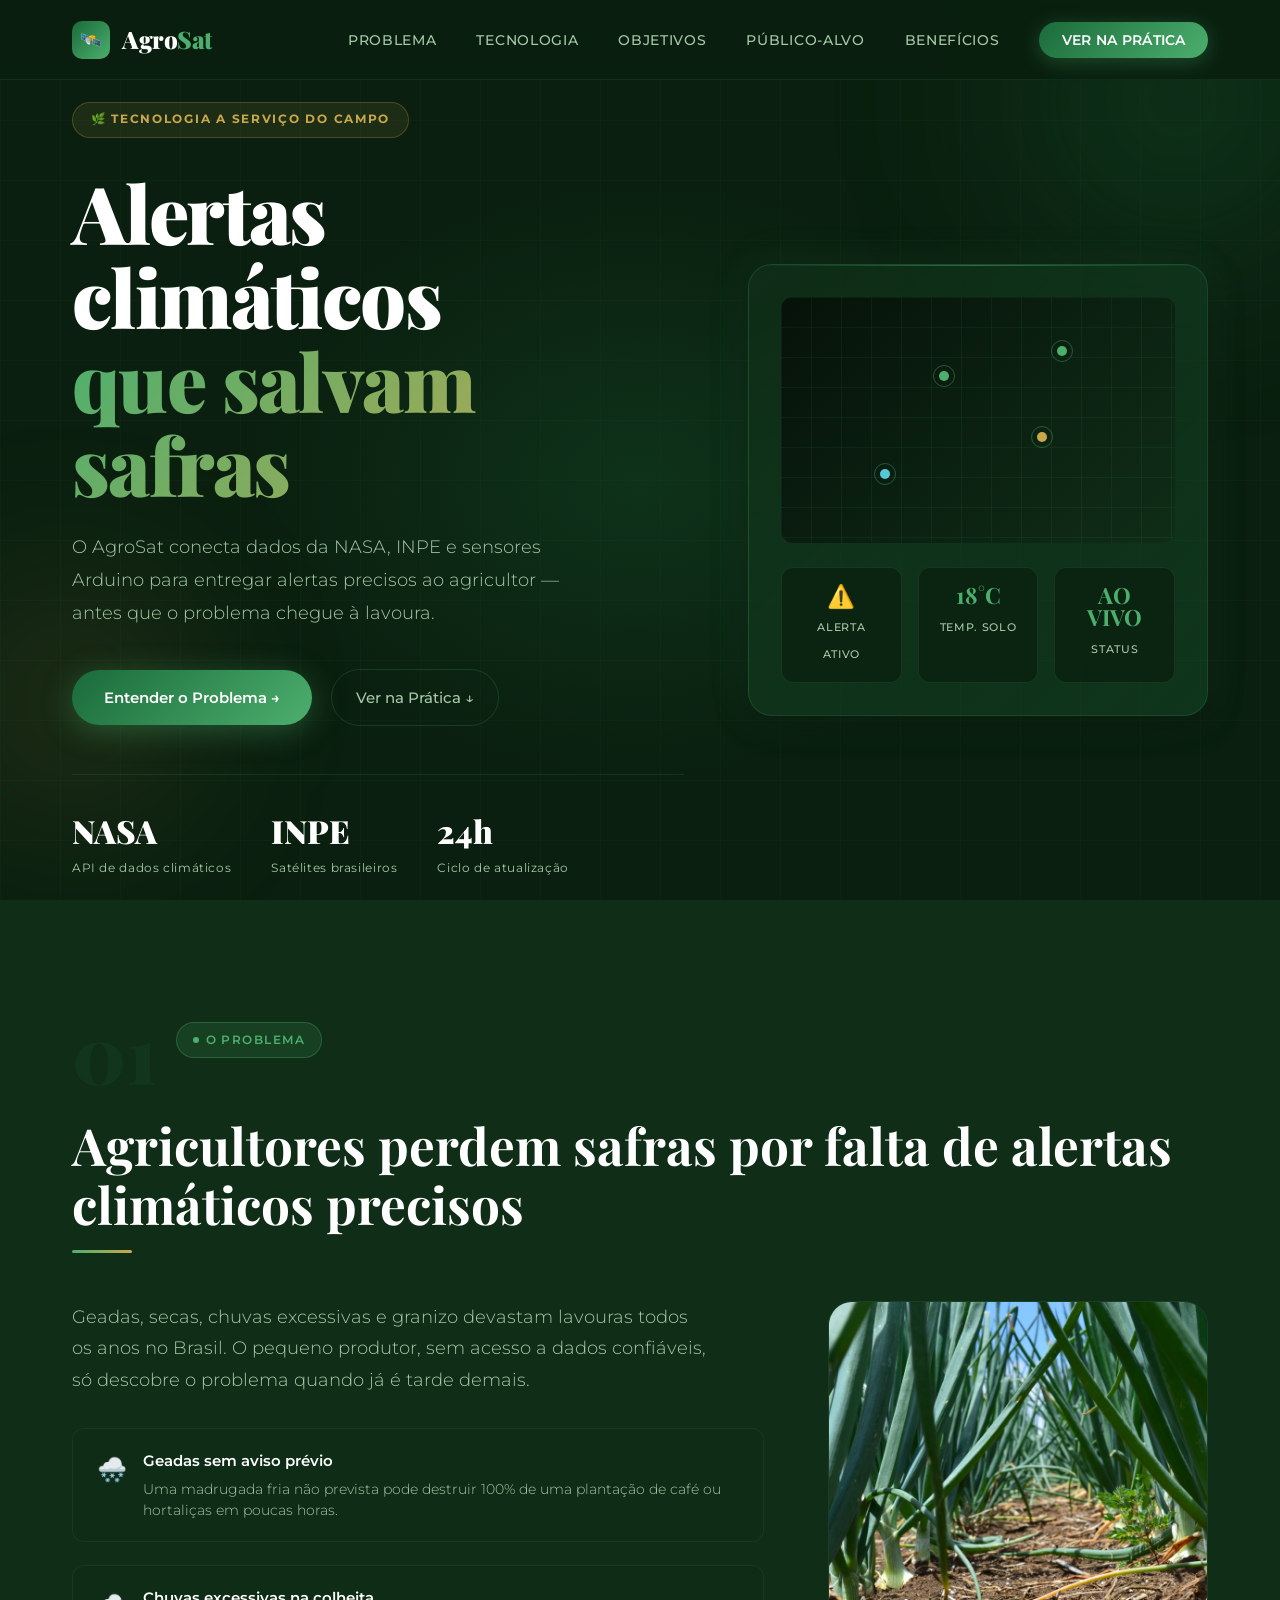
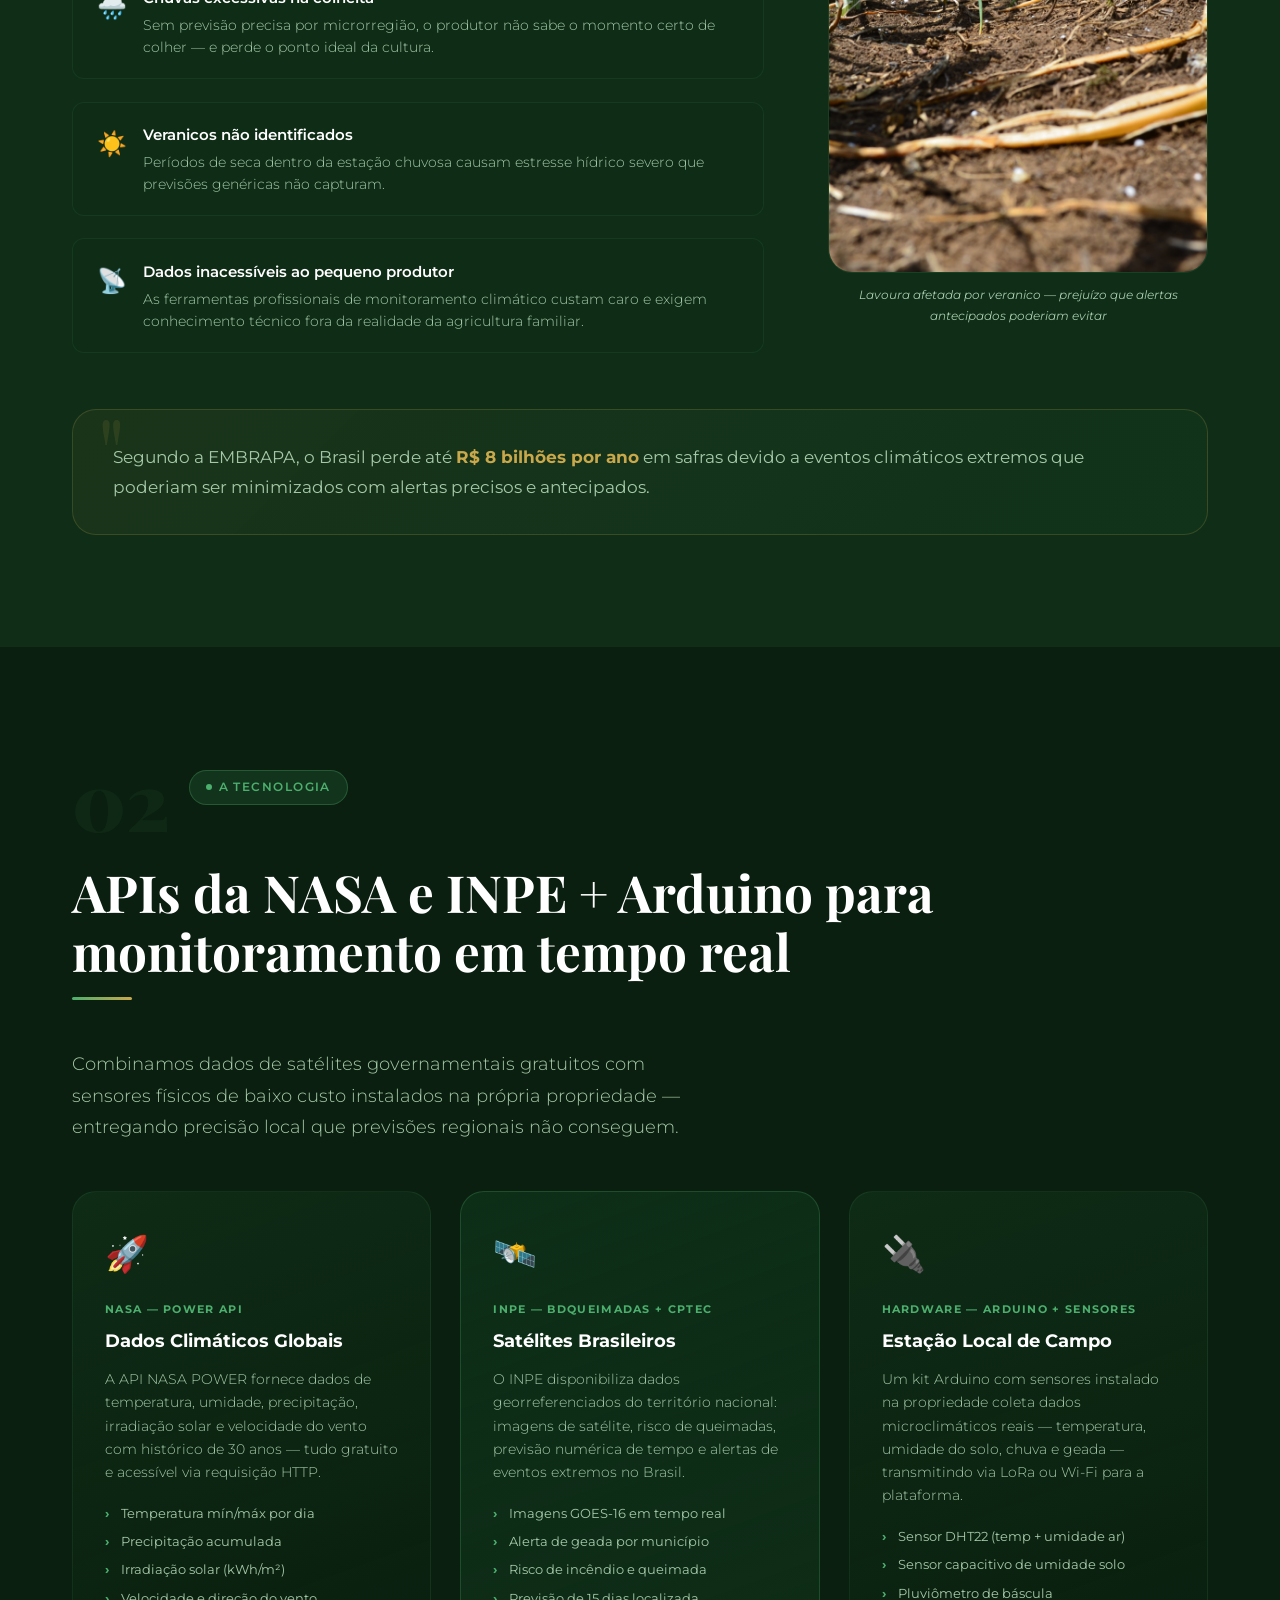
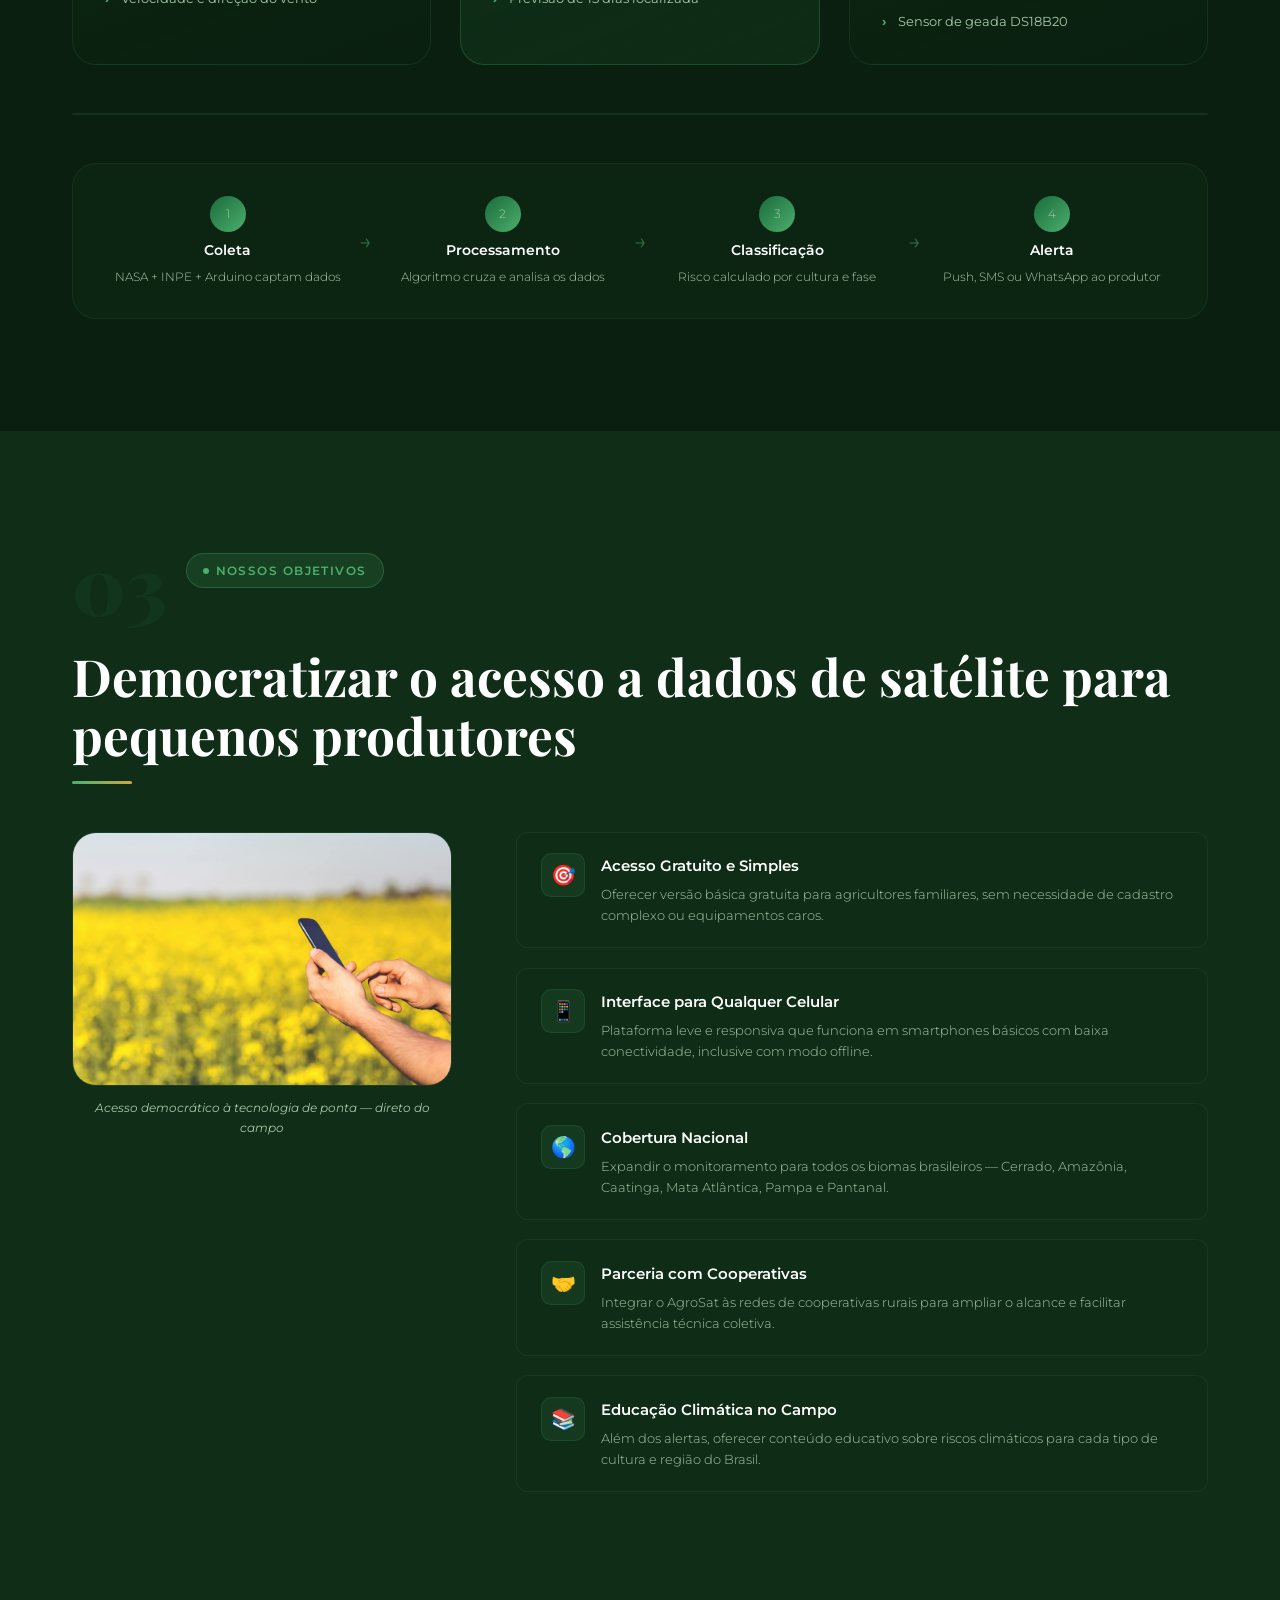
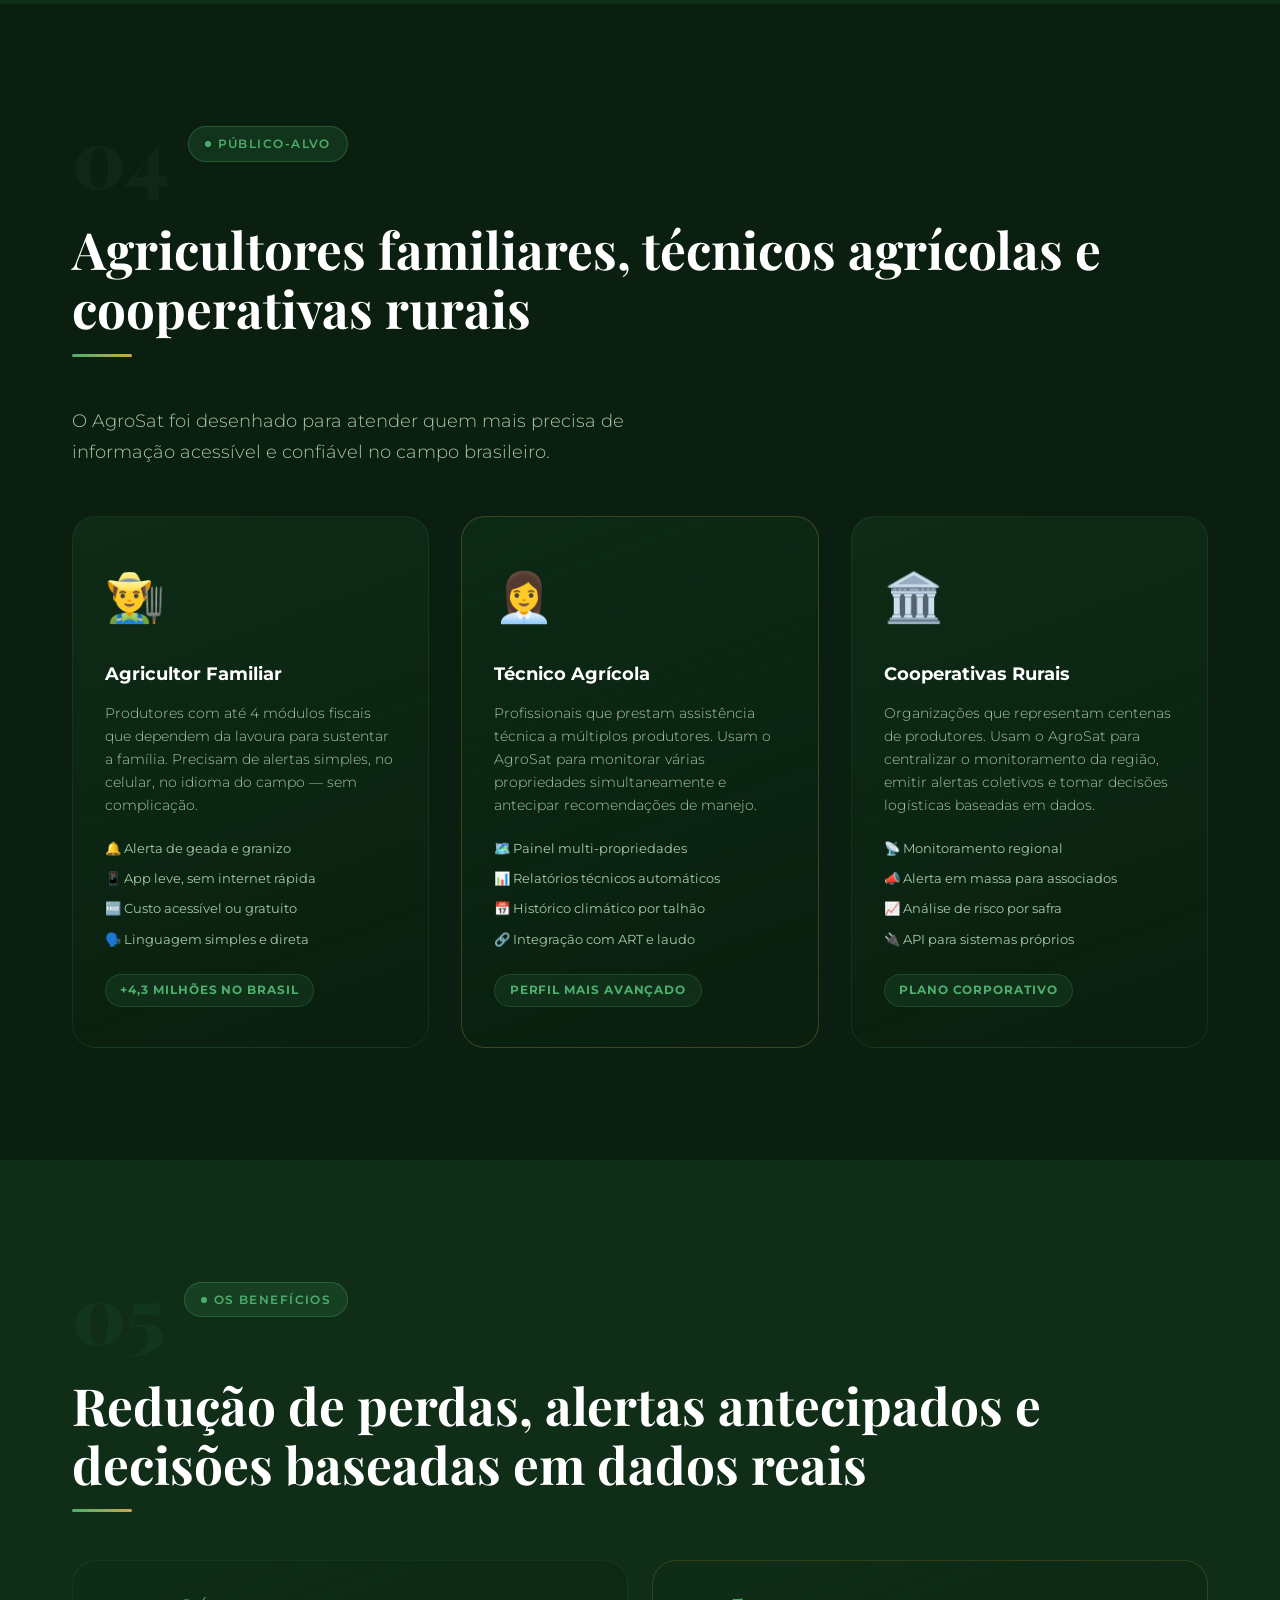
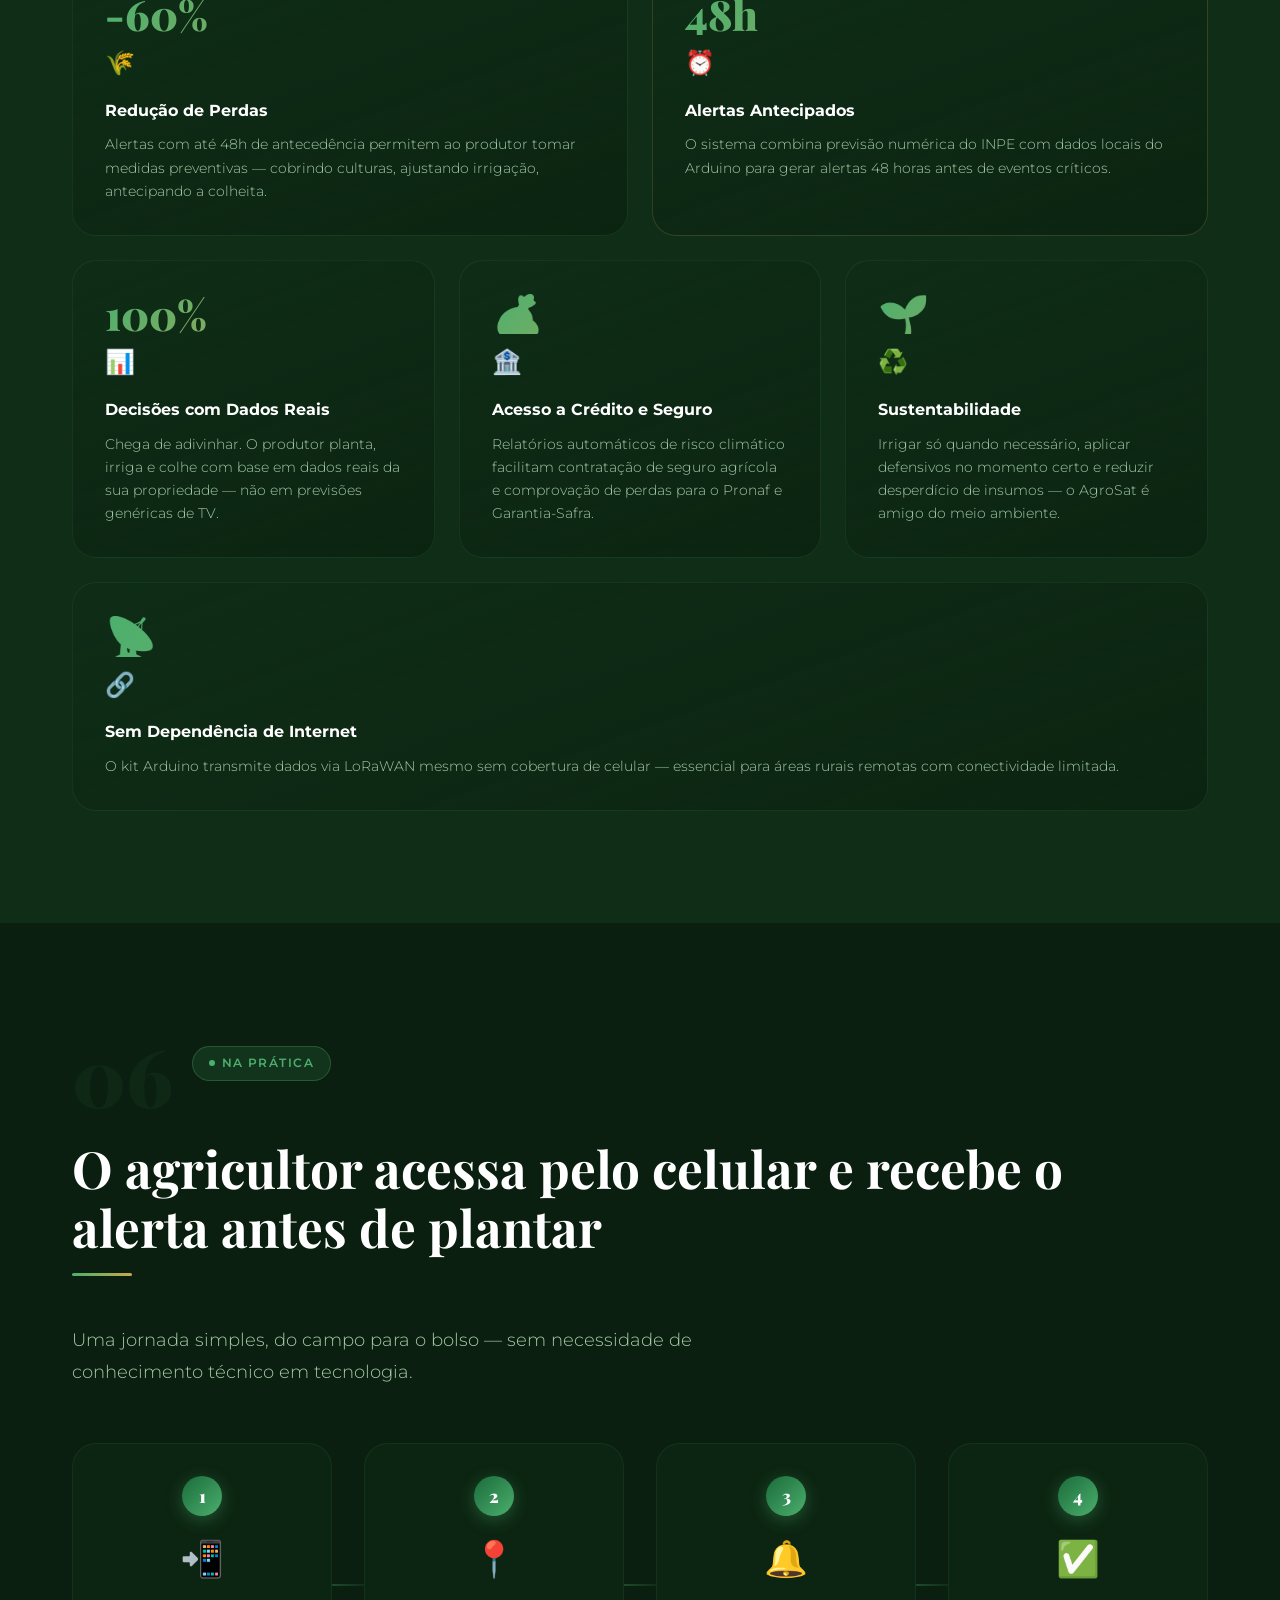
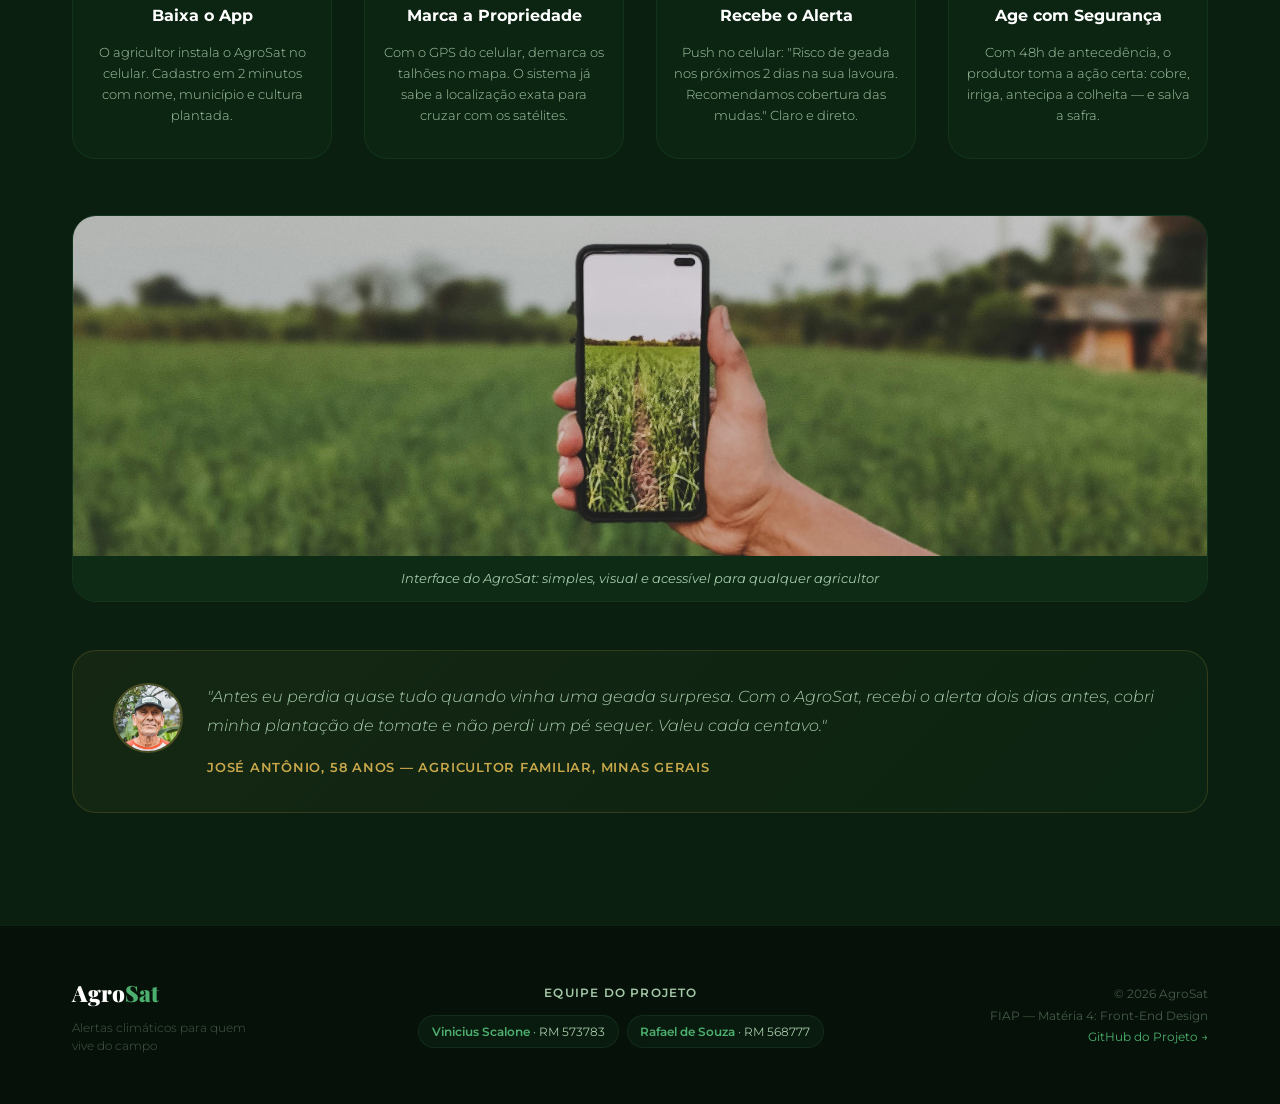
<file: index.html>
<!DOCTYPE html>
<html lang="pt-BR">
<head>
  <meta charset="UTF-8" />
  <meta name="viewport" content="width=device-width, initial-scale=1.0" />
  <meta name="description" content="AgroSat — Alertas climáticos por satélite para agricultores familiares. APIs da NASA, INPE e Arduino para decisões em tempo real." />
  <title>AgroSat — Alertas Climáticos para o Campo</title>

  <!-- Google Fonts: Playfair Display + Montserrat -->
  <link rel="preconnect" href="https://fonts.googleapis.com" />
  <link rel="preconnect" href="https://fonts.gstatic.com" crossorigin />
  <link href="https://fonts.googleapis.com/css2?family=Playfair+Display:wght@700;900&family=Montserrat:wght@300;400;500;600;700&display=swap" rel="stylesheet" />

  <link rel="stylesheet" href="css/reset.css" />

  <!-- Estilos principais -->
  <link rel="stylesheet" href="css/estilos.css" />
</head>
<body>

  <!-- ╔══════════════════════════════════════╗
       ║  NAVEGAÇÃO COM ÂNCORAS              ║
       ╚══════════════════════════════════════╝ -->
  <nav class="nav" aria-label="Navegação principal">
    <div class="nav-inner">
      <a href="#hero" class="nav-logo" aria-label="AgroSat — ir para o início">
        <div class="nav-logo-icone" aria-hidden="true">🛰️</div>
        <span class="nav-logo-texto">Agro<span>Sat</span></span>
      </a>
      <ul class="nav-menu" role="list">
        <li><a href="#problema">Problema</a></li>
        <li><a href="#tecnologia">Tecnologia</a></li>
        <li><a href="#objetivos">Objetivos</a></li>
        <li><a href="#publico">Público-Alvo</a></li>
        <li><a href="#beneficios">Benefícios</a></li>
        <li><a href="#aplicacao" class="nav-cta">Ver na Prática</a></li>
      </ul>
    </div>
  </nav>

  <main>

    <!-- ╔══════════════════════════════════════╗
         ║  HERO                               ║
         ╚══════════════════════════════════════╝ -->
    <section id="hero" aria-labelledby="hero-titulo">
      <div class="hero-bg" aria-hidden="true">
        <div class="hero-bg-grade"></div>
        <div class="hero-bg-glow"></div>
        <div class="hero-orb hero-orb-1"></div>
        <div class="hero-orb hero-orb-2"></div>
      </div>

      <div class="hero-inner">
        <div class="hero-conteudo">
          <div class="hero-badge">🌿 Tecnologia a serviço do campo</div>

          <h1 class="hero-titulo" id="hero-titulo">
            Alertas climáticos
            <span class="hero-titulo-destaque">que salvam safras</span>
          </h1>

          <p class="hero-descricao">
            O AgroSat conecta dados da NASA, INPE e sensores Arduino para entregar
            alertas precisos ao agricultor — antes que o problema chegue à lavoura.
          </p>

          <div class="hero-btns">
            <a href="#problema" class="btn-primario">Entender o Problema →</a>
            <a href="#aplicacao" class="btn-secundario">Ver na Prática ↓</a>
          </div>

          <div class="hero-stats" aria-label="Números do AgroSat">
            <div class="hero-stat">
              <span class="hero-stat-numero">NASA</span>
              <div class="hero-stat-label">API de dados climáticos</div>
            </div>
            <div class="hero-stat">
              <span class="hero-stat-numero">INPE</span>
              <div class="hero-stat-label">Satélites brasileiros</div>
            </div>
            <div class="hero-stat">
              <span class="hero-stat-numero">24h</span>
              <div class="hero-stat-label">Ciclo de atualização</div>
            </div>
          </div>
        </div>

        <div class="hero-visual" aria-hidden="true">
          <div class="satelite-card">
            <div class="satelite-mapa">
              <div class="mapa-grade"></div>
              <div class="mapa-ponto" style="top:30%;left:40%"></div>
              <div class="mapa-ponto" style="top:55%;left:65%"></div>
              <div class="mapa-ponto" style="top:20%;left:70%"></div>
              <div class="mapa-ponto" style="top:70%;left:25%"></div>
            </div>
            <div class="satelite-metricas">
              <div class="metrica-chip">
                <span class="metrica-chip-valor">⚠️</span>
                <span class="metrica-chip-label">Alerta Ativo</span>
              </div>
              <div class="metrica-chip">
                <span class="metrica-chip-valor">18°C</span>
                <span class="metrica-chip-label">Temp. Solo</span>
              </div>
              <div class="metrica-chip">
                <span class="metrica-chip-valor">AO VIVO</span>
                <span class="metrica-chip-label">Status</span>
              </div>
            </div>
          </div>
        </div>
      </div>
    </section>

    <!-- ╔══════════════════════════════════════╗
         ║  SEÇÃO 1 — PROBLEMA                 ║
         ╚══════════════════════════════════════╝ -->
    <section id="problema" class="secao secao-alt" aria-labelledby="problema-titulo">
      <div class="container">
        <div class="secao-cabecalho">
          <div class="secao-num" aria-hidden="true">01</div>
          <div class="tag-destaque">O Problema</div>
        </div>
        <h2 class="secao-titulo" id="problema-titulo">
          Agricultores perdem safras por falta de alertas climáticos precisos
        </h2>
        <div class="secao-divider" aria-hidden="true"></div>

        <div class="problema-layout">
          <div class="problema-texto">
            <p class="secao-subtitulo">
              Geadas, secas, chuvas excessivas e granizo devastam lavouras todos os anos
              no Brasil. O pequeno produtor, sem acesso a dados confiáveis, só descobre
              o problema quando já é tarde demais.
            </p>

            <ul class="problema-lista" aria-label="Consequências da falta de alertas">
              <li class="problema-lista-item">
                <span class="prob-icone" aria-hidden="true">🌨️</span>
                <div>
                  <strong>Geadas sem aviso prévio</strong>
                  <p>Uma madrugada fria não prevista pode destruir 100% de uma plantação de café ou hortaliças em poucas horas.</p>
                </div>
              </li>
              <li class="problema-lista-item">
                <span class="prob-icone" aria-hidden="true">🌧️</span>
                <div>
                  <strong>Chuvas excessivas na colheita</strong>
                  <p>Sem previsão precisa por microrregião, o produtor não sabe o momento certo de colher — e perde o ponto ideal da cultura.</p>
                </div>
              </li>
              <li class="problema-lista-item">
                <span class="prob-icone" aria-hidden="true">☀️</span>
                <div>
                  <strong>Veranicos não identificados</strong>
                  <p>Períodos de seca dentro da estação chuvosa causam estresse hídrico severo que previsões genéricas não capturam.</p>
                </div>
              </li>
              <li class="problema-lista-item">
                <span class="prob-icone" aria-hidden="true">📡</span>
                <div>
                  <strong>Dados inacessíveis ao pequeno produtor</strong>
                  <p>As ferramentas profissionais de monitoramento climático custam caro e exigem conhecimento técnico fora da realidade da agricultura familiar.</p>
                </div>
              </li>
            </ul>
          </div>

          <figure class="problema-figura">
            <img
              src="images/lavoura-seca.jpg"
              alt="Lavoura de milho com folhas enroladas e secas, evidenciando danos causados por estresse hídrico não previsto"
            />
            <figcaption>Lavoura afetada por veranico — prejuízo que alertas antecipados poderiam evitar</figcaption>
          </figure>
        </div>

        <div class="destaque-box" role="blockquote">
          <span class="destaque-aspas" aria-hidden="true">"</span>
          <p>Segundo a EMBRAPA, o Brasil perde até <strong>R$ 8 bilhões por ano</strong> em safras
          devido a eventos climáticos extremos que poderiam ser minimizados com alertas precisos e antecipados.</p>
        </div>
      </div>
    </section>

    <!-- ╔══════════════════════════════════════╗
         ║  SEÇÃO 2 — TECNOLOGIA               ║
         ╚══════════════════════════════════════╝ -->
    <section id="tecnologia" class="secao" aria-labelledby="tec-titulo">
      <div class="container">
        <div class="secao-cabecalho">
          <div class="secao-num" aria-hidden="true">02</div>
          <div class="tag-destaque">A Tecnologia</div>
        </div>
        <h2 class="secao-titulo" id="tec-titulo">
          APIs da NASA e INPE + Arduino para monitoramento em tempo real
        </h2>
        <div class="secao-divider" aria-hidden="true"></div>

        <p class="secao-subtitulo">
          Combinamos dados de satélites governamentais gratuitos com sensores físicos
          de baixo custo instalados na própria propriedade — entregando precisão
          local que previsões regionais não conseguem.
        </p>

        <div class="tec-grid" role="list" aria-label="Componentes tecnológicos do AgroSat">

          <article class="tec-card" role="listitem">
            <div class="tec-card-icone" aria-hidden="true">🚀</div>
            <div class="tec-card-fonte">NASA — POWER API</div>
            <h3 class="tec-card-titulo">Dados Climáticos Globais</h3>
            <p class="tec-card-texto">
              A API NASA POWER fornece dados de temperatura, umidade, precipitação,
              irradiação solar e velocidade do vento com histórico de 30 anos —
              tudo gratuito e acessível via requisição HTTP.
            </p>
            <ul class="tec-card-lista">
              <li>Temperatura mín/máx por dia</li>
              <li>Precipitação acumulada</li>
              <li>Irradiação solar (kWh/m²)</li>
              <li>Velocidade e direção do vento</li>
            </ul>
          </article>

          <article class="tec-card tec-card-destaque" role="listitem">
            <div class="tec-card-icone" aria-hidden="true">🛰️</div>
            <div class="tec-card-fonte">INPE — BDQueimadas + CPTEC</div>
            <h3 class="tec-card-titulo">Satélites Brasileiros</h3>
            <p class="tec-card-texto">
              O INPE disponibiliza dados georreferenciados do território nacional:
              imagens de satélite, risco de queimadas, previsão numérica de tempo
              e alertas de eventos extremos no Brasil.
            </p>
            <ul class="tec-card-lista">
              <li>Imagens GOES-16 em tempo real</li>
              <li>Alerta de geada por município</li>
              <li>Risco de incêndio e queimada</li>
              <li>Previsão de 15 dias localizada</li>
            </ul>
          </article>

          <article class="tec-card" role="listitem">
            <div class="tec-card-icone" aria-hidden="true">🔌</div>
            <div class="tec-card-fonte">Hardware — Arduino + Sensores</div>
            <h3 class="tec-card-titulo">Estação Local de Campo</h3>
            <p class="tec-card-texto">
              Um kit Arduino com sensores instalado na propriedade coleta dados
              microclimáticos reais — temperatura, umidade do solo, chuva e geada —
              transmitindo via LoRa ou Wi-Fi para a plataforma.
            </p>
            <ul class="tec-card-lista">
              <li>Sensor DHT22 (temp + umidade ar)</li>
              <li>Sensor capacitivo de umidade solo</li>
              <li>Pluviômetro de báscula</li>
              <li>Sensor de geada DS18B20</li>
            </ul>
          </article>

        </div>

        <figure class="tec-diagrama" aria-label="Diagrama do fluxo de dados do AgroSat">
        </figure>

        <div class="tec-fluxo" role="list" aria-label="Fluxo de dados em 4 etapas">
          <div class="tec-fluxo-passo" role="listitem">
            <span class="fluxo-num" aria-hidden="true">1</span>
            <strong>Coleta</strong>
            <span>NASA + INPE + Arduino captam dados</span>
          </div>
          <div class="tec-fluxo-seta" aria-hidden="true">→</div>
          <div class="tec-fluxo-passo" role="listitem">
            <span class="fluxo-num" aria-hidden="true">2</span>
            <strong>Processamento</strong>
            <span>Algoritmo cruza e analisa os dados</span>
          </div>
          <div class="tec-fluxo-seta" aria-hidden="true">→</div>
          <div class="tec-fluxo-passo" role="listitem">
            <span class="fluxo-num" aria-hidden="true">3</span>
            <strong>Classificação</strong>
            <span>Risco calculado por cultura e fase</span>
          </div>
          <div class="tec-fluxo-seta" aria-hidden="true">→</div>
          <div class="tec-fluxo-passo" role="listitem">
            <span class="fluxo-num" aria-hidden="true">4</span>
            <strong>Alerta</strong>
            <span>Push, SMS ou WhatsApp ao produtor</span>
          </div>
        </div>
      </div>
    </section>

    <!-- ╔══════════════════════════════════════╗
         ║  SEÇÃO 3 — OBJETIVOS                ║
         ╚══════════════════════════════════════╝ -->
    <section id="objetivos" class="secao secao-alt" aria-labelledby="obj-titulo">
      <div class="container">
        <div class="secao-cabecalho">
          <div class="secao-num" aria-hidden="true">03</div>
          <div class="tag-destaque">Nossos Objetivos</div>
        </div>
        <h2 class="secao-titulo" id="obj-titulo">
          Democratizar o acesso a dados de satélite para pequenos produtores
        </h2>
        <div class="secao-divider" aria-hidden="true"></div>

        <div class="obj-layout">
          <figure class="obj-figura">
            <img
              src="images/agricultor-celular.jpg"
              alt="Agricultor familiar de meia-idade consultando aplicativo de monitoramento climático no smartphone em meio à sua lavoura de hortaliças"
            />
            <figcaption>Acesso democrático à tecnologia de ponta — direto do campo</figcaption>
          </figure>

          <div class="obj-conteudo">
            <ul class="obj-lista" aria-label="Objetivos do projeto AgroSat">

              <li class="obj-item">
                <div class="obj-item-icone" aria-hidden="true">🎯</div>
                <div>
                  <h3>Acesso Gratuito e Simples</h3>
                  <p>Oferecer versão básica gratuita para agricultores familiares, sem necessidade de cadastro complexo ou equipamentos caros.</p>
                </div>
              </li>

              <li class="obj-item">
                <div class="obj-item-icone" aria-hidden="true">📱</div>
                <div>
                  <h3>Interface para Qualquer Celular</h3>
                  <p>Plataforma leve e responsiva que funciona em smartphones básicos com baixa conectividade, inclusive com modo offline.</p>
                </div>
              </li>

              <li class="obj-item">
                <div class="obj-item-icone" aria-hidden="true">🌎</div>
                <div>
                  <h3>Cobertura Nacional</h3>
                  <p>Expandir o monitoramento para todos os biomas brasileiros — Cerrado, Amazônia, Caatinga, Mata Atlântica, Pampa e Pantanal.</p>
                </div>
              </li>

              <li class="obj-item">
                <div class="obj-item-icone" aria-hidden="true">🤝</div>
                <div>
                  <h3>Parceria com Cooperativas</h3>
                  <p>Integrar o AgroSat às redes de cooperativas rurais para ampliar o alcance e facilitar assistência técnica coletiva.</p>
                </div>
              </li>

              <li class="obj-item">
                <div class="obj-item-icone" aria-hidden="true">📚</div>
                <div>
                  <h3>Educação Climática no Campo</h3>
                  <p>Além dos alertas, oferecer conteúdo educativo sobre riscos climáticos para cada tipo de cultura e região do Brasil.</p>
                </div>
              </li>

            </ul>
          </div>
        </div>
      </div>
    </section>

    <!-- ╔══════════════════════════════════════╗
         ║  SEÇÃO 4 — PÚBLICO-ALVO             ║
         ╚══════════════════════════════════════╝ -->
    <section id="publico" class="secao" aria-labelledby="pub-titulo">
      <div class="container">
        <div class="secao-cabecalho">
          <div class="secao-num" aria-hidden="true">04</div>
          <div class="tag-destaque">Público-Alvo</div>
        </div>
        <h2 class="secao-titulo" id="pub-titulo">
          Agricultores familiares, técnicos agrícolas e cooperativas rurais
        </h2>
        <div class="secao-divider" aria-hidden="true"></div>
        <p class="secao-subtitulo">
          O AgroSat foi desenhado para atender quem mais precisa de informação
          acessível e confiável no campo brasileiro.
        </p>

        <div class="pub-grid" role="list" aria-label="Perfis de usuários do AgroSat">

          <article class="pub-card" role="listitem">
            <div class="pub-avatar" aria-hidden="true">👨‍🌾</div>
            <h3 class="pub-titulo">Agricultor Familiar</h3>
            <p class="pub-desc">
              Produtores com até 4 módulos fiscais que dependem da lavoura para
              sustentar a família. Precisam de alertas simples, no celular,
              no idioma do campo — sem complicação.
            </p>
            <ul class="pub-necessidades" aria-label="Necessidades do agricultor familiar">
              <li>🔔 Alerta de geada e granizo</li>
              <li>📱 App leve, sem internet rápida</li>
              <li>🆓 Custo acessível ou gratuito</li>
              <li>🗣️ Linguagem simples e direta</li>
            </ul>
            <div class="pub-badge">+4,3 milhões no Brasil</div>
          </article>

          <article class="pub-card pub-card-destaque" role="listitem">
            <div class="pub-avatar" aria-hidden="true">👩‍💼</div>
            <h3 class="pub-titulo">Técnico Agrícola</h3>
            <p class="pub-desc">
              Profissionais que prestam assistência técnica a múltiplos produtores.
              Usam o AgroSat para monitorar várias propriedades simultaneamente
              e antecipar recomendações de manejo.
            </p>
            <ul class="pub-necessidades" aria-label="Necessidades do técnico agrícola">
              <li>🗺️ Painel multi-propriedades</li>
              <li>📊 Relatórios técnicos automáticos</li>
              <li>📅 Histórico climático por talhão</li>
              <li>🔗 Integração com ART e laudo</li>
            </ul>
            <div class="pub-badge">Perfil mais avançado</div>
          </article>

          <article class="pub-card" role="listitem">
            <div class="pub-avatar" aria-hidden="true">🏛️</div>
            <h3 class="pub-titulo">Cooperativas Rurais</h3>
            <p class="pub-desc">
              Organizações que representam centenas de produtores. Usam o AgroSat
              para centralizar o monitoramento da região, emitir alertas coletivos
              e tomar decisões logísticas baseadas em dados.
            </p>
            <ul class="pub-necessidades" aria-label="Necessidades das cooperativas rurais">
              <li>📡 Monitoramento regional</li>
              <li>📣 Alerta em massa para associados</li>
              <li>📈 Análise de risco por safra</li>
              <li>🔌 API para sistemas próprios</li>
            </ul>
            <div class="pub-badge">Plano corporativo</div>
          </article>

        </div>
      </div>
    </section>

    <!-- ╔══════════════════════════════════════╗
         ║  SEÇÃO 5 — BENEFÍCIOS               ║
         ╚══════════════════════════════════════╝ -->
    <section id="beneficios" class="secao secao-alt" aria-labelledby="ben-titulo">
      <div class="container">
        <div class="secao-cabecalho">
          <div class="secao-num" aria-hidden="true">05</div>
          <div class="tag-destaque">Os Benefícios</div>
        </div>
        <h2 class="secao-titulo" id="ben-titulo">
          Redução de perdas, alertas antecipados e decisões baseadas em dados reais
        </h2>
        <div class="secao-divider" aria-hidden="true"></div>

        <div class="ben-grid" role="list" aria-label="Benefícios do AgroSat">

          <article class="ben-card" role="listitem">
            <div class="ben-numero" aria-hidden="true">-60%</div>
            <div class="ben-icone" aria-hidden="true">🌾</div>
            <h3>Redução de Perdas</h3>
            <p>Alertas com até 48h de antecedência permitem ao produtor tomar medidas
            preventivas — cobrindo culturas, ajustando irrigação, antecipando a colheita.</p>
          </article>

          <article class="ben-card ben-card-destaque" role="listitem">
            <div class="ben-numero" aria-hidden="true">48h</div>
            <div class="ben-icone" aria-hidden="true">⏰</div>
            <h3>Alertas Antecipados</h3>
            <p>O sistema combina previsão numérica do INPE com dados locais do Arduino
            para gerar alertas 48 horas antes de eventos críticos.</p>
          </article>

          <article class="ben-card" role="listitem">
            <div class="ben-numero" aria-hidden="true">100%</div>
            <div class="ben-icone" aria-hidden="true">📊</div>
            <h3>Decisões com Dados Reais</h3>
            <p>Chega de adivinhar. O produtor planta, irriga e colhe com base em
            dados reais da sua propriedade — não em previsões genéricas de TV.</p>
          </article>

          <article class="ben-card" role="listitem">
            <div class="ben-numero" aria-hidden="true">💰</div>
            <div class="ben-icone" aria-hidden="true">🏦</div>
            <h3>Acesso a Crédito e Seguro</h3>
            <p>Relatórios automáticos de risco climático facilitam contratação de seguro
            agrícola e comprovação de perdas para o Pronaf e Garantia-Safra.</p>
          </article>

          <article class="ben-card" role="listitem">
            <div class="ben-numero" aria-hidden="true">🌱</div>
            <div class="ben-icone" aria-hidden="true">♻️</div>
            <h3>Sustentabilidade</h3>
            <p>Irrigar só quando necessário, aplicar defensivos no momento certo e
            reduzir desperdício de insumos — o AgroSat é amigo do meio ambiente.</p>
          </article>

          <article class="ben-card" role="listitem">
            <div class="ben-numero" aria-hidden="true">📡</div>
            <div class="ben-icone" aria-hidden="true">🔗</div>
            <h3>Sem Dependência de Internet</h3>
            <p>O kit Arduino transmite dados via LoRaWAN mesmo sem cobertura de celular —
            essencial para áreas rurais remotas com conectividade limitada.</p>
          </article>

        </div>
      </div>
    </section>

    <!-- ╔══════════════════════════════════════╗
         ║  SEÇÃO 6 — APLICAÇÃO NO DIA A DIA   ║
         ╚══════════════════════════════════════╝ -->
    <section id="aplicacao" class="secao" aria-labelledby="app-titulo">
      <div class="container">
        <div class="secao-cabecalho">
          <div class="secao-num" aria-hidden="true">06</div>
          <div class="tag-destaque">Na Prática</div>
        </div>
        <h2 class="secao-titulo" id="app-titulo">
          O agricultor acessa pelo celular e recebe o alerta antes de plantar
        </h2>
        <div class="secao-divider" aria-hidden="true"></div>
        <p class="secao-subtitulo">
          Uma jornada simples, do campo para o bolso — sem necessidade de
          conhecimento técnico em tecnologia.
        </p>

        <div class="app-passos" role="list" aria-label="Passo a passo de uso do AgroSat">

          <div class="app-passo" role="listitem">
            <div class="app-passo-num" aria-label="Passo 1">1</div>
            <div class="app-passo-icone" aria-hidden="true">📲</div>
            <h3>Baixa o App</h3>
            <p>O agricultor instala o AgroSat no celular. Cadastro em 2 minutos com nome, município e cultura plantada.</p>
          </div>

          <div class="app-passo-conector" aria-hidden="true"></div>

          <div class="app-passo" role="listitem">
            <div class="app-passo-num" aria-label="Passo 2">2</div>
            <div class="app-passo-icone" aria-hidden="true">📍</div>
            <h3>Marca a Propriedade</h3>
            <p>Com o GPS do celular, demarca os talhões no mapa. O sistema já sabe a localização exata para cruzar com os satélites.</p>
          </div>

          <div class="app-passo-conector" aria-hidden="true"></div>

          <div class="app-passo" role="listitem">
            <div class="app-passo-num" aria-label="Passo 3">3</div>
            <div class="app-passo-icone" aria-hidden="true">🔔</div>
            <h3>Recebe o Alerta</h3>
            <p>Push no celular: "Risco de geada nos próximos 2 dias na sua lavoura. Recomendamos cobertura das mudas." Claro e direto.</p>
          </div>

          <div class="app-passo-conector" aria-hidden="true"></div>

          <div class="app-passo" role="listitem">
            <div class="app-passo-num" aria-label="Passo 4">4</div>
            <div class="app-passo-icone" aria-hidden="true">✅</div>
            <h3>Age com Segurança</h3>
            <p>Com 48h de antecedência, o produtor toma a ação certa: cobre, irriga, antecipa a colheita — e salva a safra.</p>
          </div>

        </div>

        <figure class="app-mockup">
          <img
            src="images/app-tela.jpg"
            alt="Tela do aplicativo AgroSat em smartphone Android, exibindo mapa da propriedade com alerta vermelho de risco de geada e botão de recomendação de ação"
          />
          <figcaption>Interface do AgroSat: simples, visual e acessível para qualquer agricultor</figcaption>
        </figure>

        <div class="app-depoimento" role="blockquote">
          <img
            src="images/produtor-jose.jpg"
            alt="Fotografia de José Antônio, agricultor familiar de 58 anos, sorrindo diante de sua lavoura de feijão em Minas Gerais"
            class="app-depoimento-foto"
          />
          <div>
            <p class="app-depoimento-texto">
              "Antes eu perdia quase tudo quando vinha uma geada surpresa. Com o AgroSat,
              recebi o alerta dois dias antes, cobri minha plantação de tomate e não
              perdi um pé sequer. Valeu cada centavo."
            </p>
            <cite class="app-depoimento-autor">José Antônio, 58 anos — Agricultor familiar, Minas Gerais</cite>
          </div>
        </div>
      </div>
    </section>

  </main>

  <footer role="contentinfo">
    <div class="container">
      <div class="footer-inner">

        <div class="footer-logo-bloco">
          <span class="footer-logo">Agro<span>Sat</span></span>
          <p class="footer-tagline">Alertas climáticos para quem vive do campo</p>
        </div>

        <div class="footer-integrantes">
          <h3>Equipe do Projeto</h3>
          <ul class="footer-nomes" role="list" aria-label="Integrantes com RM">
            <li class="footer-nome" role="listitem"><strong>Vinicius Scalone</strong> · RM 573783</li>
            <li class="footer-nome" role="listitem"><strong>Rafael de Souza</strong>  · RM  568777</li>
          </ul>
        </div>

        <div class="footer-direitos">
          <p>© 2026 AgroSat</p>
          <p>FIAP — Matéria 4: Front-End Design</p>
          <a href="https://github.com/Scalone-vini/agrosat" target="_blank" rel="noopener noreferrer">
            GitHub do Projeto →
          </a>
        </div>

      </div>
    </div>
  </footer>

</body>
</html>
</file>
<file: css/estilos.css>
@import url('https://fonts.googleapis.com/css2?family=Playfair+Display:wght@700;900&family=Montserrat:wght@300;400;500;600;700&display=swap');

:root {
  --cor-primaria:#1a6b3a;--cor-secundaria:#0d3d20;--cor-acento:#4caf6e;
  --cor-ouro:#c9a84c;--cor-ouro-claro:#e8c87a;--cor-fundo:#0a1f0f;
  --cor-fundo-claro:#0f2d17;--cor-texto:#e8f5e9;--cor-texto-suave:#a5c9a8;
  --cor-branco:#ffffff;--cor-escuro:#061209;
  --fonte-titulo:'Playfair Display',serif;--fonte-corpo:'Montserrat',sans-serif;
  --sombra-verde:0 0 40px rgba(76,175,110,.15);--sombra-ouro:0 0 30px rgba(201,168,76,.2);
  --sombra-card:0 8px 32px rgba(0,0,0,.4);--borda-radius:12px;--borda-radius-lg:24px;
  --transicao:all .35s cubic-bezier(.4,0,.2,1);--max-largura:1200px;
}

body{font-family:var(--fonte-corpo);background-color:var(--cor-fundo);color:var(--cor-texto);font-size:1rem;line-height:1.7;overflow-x:hidden}
.container{max-width:var(--max-largura);margin:0 auto;padding:0 2rem}
.secao-titulo{font-family:var(--fonte-titulo);font-size:clamp(2rem,5vw,3.2rem);color:var(--cor-branco);line-height:1.15;margin-bottom:1rem}
.secao-subtitulo{font-size:1.1rem;color:var(--cor-texto-suave);font-weight:300;max-width:640px;line-height:1.8}
.tag-destaque{display:inline-flex;align-items:center;gap:.4rem;background:rgba(76,175,110,.15);border:1px solid rgba(76,175,110,.3);color:var(--cor-acento);font-size:.75rem;font-weight:600;letter-spacing:.12em;text-transform:uppercase;padding:.4rem 1rem;border-radius:999px;margin-bottom:1.5rem}
.tag-destaque::before{content:'';width:6px;height:6px;background:var(--cor-acento);border-radius:50%;animation:pulsar 2s infinite}
@keyframes pulsar{0%,100%{opacity:1;transform:scale(1)}50%{opacity:.4;transform:scale(1.5)}}

.nav{position:fixed;top:0;left:0;right:0;z-index:1000;padding:1.2rem 0;background:rgba(10,31,15,.85);backdrop-filter:blur(16px);-webkit-backdrop-filter:blur(16px);border-bottom:1px solid rgba(76,175,110,.1);transition:var(--transicao)}
.nav-inner{display:flex;align-items:center;justify-content:space-between;max-width:var(--max-largura);margin:0 auto;padding:0 2rem}
.nav-logo{display:flex;align-items:center;gap:.75rem}
.nav-logo-icone{width:38px;height:38px;background:linear-gradient(135deg,var(--cor-primaria),var(--cor-acento));border-radius:10px;display:flex;align-items:center;justify-content:center;font-size:1.1rem}
.nav-logo-texto{font-family:var(--fonte-titulo);font-size:1.5rem;font-weight:900;color:var(--cor-branco);letter-spacing:-.02em}
.nav-logo-texto span{color:var(--cor-acento)}
.nav-menu{display:flex;align-items:center;gap:2.5rem}
.nav-menu a{font-size:.85rem;font-weight:500;color:var(--cor-texto-suave);letter-spacing:.05em;text-transform:uppercase;transition:var(--transicao);position:relative}
.nav-menu a::after{content:'';position:absolute;bottom:-4px;left:0;width:0;height:2px;background:var(--cor-acento);transition:var(--transicao)}
.nav-menu a:hover{color:var(--cor-acento)}
.nav-menu a:hover::after{width:100%}
.nav-cta{background:linear-gradient(135deg,var(--cor-primaria),var(--cor-acento));color:var(--cor-branco)!important;padding:.6rem 1.4rem;border-radius:999px;font-weight:600!important;letter-spacing:.02em!important;transition:var(--transicao)!important;box-shadow:0 4px 20px rgba(76,175,110,.3)}
.nav-cta::after{display:none!important}
.nav-cta:hover{transform:translateY(-2px)!important;box-shadow:0 8px 30px rgba(76,175,110,.45)!important;color:var(--cor-branco)!important}

#hero{min-height:100vh;display:flex;align-items:center;position:relative;overflow:hidden;padding-top:5rem}
.hero-bg{position:absolute;inset:0;z-index:0}
.hero-bg-grade{position:absolute;inset:0;background-image:linear-gradient(rgba(76,175,110,.03) 1px,transparent 1px),linear-gradient(90deg,rgba(76,175,110,.03) 1px,transparent 1px);background-size:60px 60px}
.hero-bg-glow{position:absolute;top:20%;left:50%;transform:translateX(-50%);width:800px;height:600px;background:radial-gradient(ellipse,rgba(26,107,58,.25) 0%,transparent 70%);pointer-events:none}
.hero-orb{position:absolute;border-radius:50%;filter:blur(80px);pointer-events:none;animation:flutuar 8s ease-in-out infinite}
.hero-orb-1{width:400px;height:400px;background:radial-gradient(circle,rgba(26,107,58,.3),transparent);top:-100px;right:-100px}
.hero-orb-2{width:300px;height:300px;background:radial-gradient(circle,rgba(201,168,76,.15),transparent);bottom:50px;left:-80px;animation-delay:-4s}
@keyframes flutuar{0%,100%{transform:translateY(0px) scale(1)}50%{transform:translateY(-30px) scale(1.05)}}
.hero-inner{position:relative;z-index:1;display:flex;align-items:center;justify-content:space-between;gap:4rem;width:100%;max-width:var(--max-largura);margin:0 auto;padding:0 2rem}
.hero-conteudo{flex:1;max-width:620px}
.hero-badge{display:inline-flex;align-items:center;gap:.5rem;background:rgba(201,168,76,.1);border:1px solid rgba(201,168,76,.25);color:var(--cor-ouro);font-size:.72rem;font-weight:700;letter-spacing:.15em;text-transform:uppercase;padding:.45rem 1.1rem;border-radius:999px;margin-bottom:2rem}
.hero-titulo{font-family:var(--fonte-titulo);font-size:clamp(2.8rem,7vw,5rem);font-weight:900;color:var(--cor-branco);line-height:1.05;margin-bottom:1.5rem;letter-spacing:-.02em}
.hero-titulo-destaque{display:block;background:linear-gradient(135deg,var(--cor-acento),var(--cor-ouro));-webkit-background-clip:text;-webkit-text-fill-color:transparent;background-clip:text}
.hero-descricao{font-size:1.15rem;color:var(--cor-texto-suave);font-weight:300;line-height:1.8;margin-bottom:2.5rem;max-width:520px}
.hero-btns{display:flex;align-items:center;gap:1.2rem;flex-wrap:wrap}
.btn-primario{display:inline-flex;align-items:center;gap:.5rem;background:linear-gradient(135deg,var(--cor-primaria),var(--cor-acento));color:var(--cor-branco);font-family:var(--fonte-corpo);font-size:.95rem;font-weight:600;padding:.9rem 2rem;border-radius:999px;transition:var(--transicao);box-shadow:0 6px 30px rgba(76,175,110,.35)}
.btn-primario:hover{transform:translateY(-3px);box-shadow:0 12px 40px rgba(76,175,110,.5)}
.btn-secundario{display:inline-flex;align-items:center;gap:.5rem;color:var(--cor-texto-suave);font-size:.95rem;font-weight:500;padding:.9rem 1.5rem;border:1px solid rgba(76,175,110,.2);border-radius:999px;transition:var(--transicao)}
.btn-secundario:hover{color:var(--cor-acento);border-color:var(--cor-acento);background:rgba(76,175,110,.08)}
.hero-stats{display:flex;align-items:center;gap:2.5rem;margin-top:3rem;padding-top:2.5rem;border-top:1px solid rgba(76,175,110,.15);flex-wrap:wrap}
.hero-stat-numero{font-family:var(--fonte-titulo);font-size:2rem;font-weight:900;color:var(--cor-branco);line-height:1}
.hero-stat-label{font-size:.78rem;color:var(--cor-texto-suave);font-weight:400;letter-spacing:.05em;margin-top:.3rem}
.hero-visual{flex:0 0 460px;position:relative}

.satelite-card{background:linear-gradient(135deg,rgba(15,45,23,.9),rgba(26,107,58,.3));border:1px solid rgba(76,175,110,.2);border-radius:var(--borda-radius-lg);padding:2rem;position:relative;overflow:hidden;box-shadow:var(--sombra-card),var(--sombra-verde);animation:flutuar 6s ease-in-out infinite}
.satelite-card::before{content:'';position:absolute;top:0;left:0;right:0;height:1px;background:linear-gradient(90deg,transparent,rgba(76,175,110,.5),transparent)}
.satelite-mapa{width:100%;aspect-ratio:16/10;background:linear-gradient(135deg,var(--cor-escuro),var(--cor-fundo-claro));border-radius:var(--borda-radius);position:relative;overflow:hidden;margin-bottom:1.5rem}
.mapa-grade{position:absolute;inset:0;background-image:linear-gradient(rgba(76,175,110,.08) 1px,transparent 1px),linear-gradient(90deg,rgba(76,175,110,.08) 1px,transparent 1px);background-size:30px 30px}
.mapa-ponto{position:absolute;width:10px;height:10px;border-radius:50%;background:var(--cor-acento);box-shadow:0 0 0 0 rgba(76,175,110,.5);animation:ping 2s ease-in-out infinite}
.mapa-ponto::after{content:'';position:absolute;inset:-6px;border-radius:50%;border:1.5px solid rgba(76,175,110,.4);animation:expandir 2s ease-in-out infinite}
.mapa-ponto:nth-child(2){top:30%;left:40%;animation-delay:.5s}
.mapa-ponto:nth-child(3){top:55%;left:65%;animation-delay:1s;background:var(--cor-ouro);box-shadow:0 0 0 0 rgba(201,168,76,.5)}
.mapa-ponto:nth-child(4){top:20%;left:70%;animation-delay:1.5s}
.mapa-ponto:nth-child(5){top:70%;left:25%;animation-delay:.8s;background:#56c7d6}
@keyframes ping{0%,100%{transform:scale(1);opacity:1}50%{transform:scale(1.3);opacity:.8}}
@keyframes expandir{0%{transform:scale(1);opacity:.8}100%{transform:scale(3);opacity:0}}
.mapa-linhas{position:absolute;inset:0}
.mapa-linha{position:absolute;height:1px;background:linear-gradient(90deg,transparent,rgba(76,175,110,.3),transparent);transform-origin:left center}
.mapa-linha:nth-child(1){top:33%;width:40%;left:20%}
.mapa-linha:nth-child(2){top:57%;width:35%;left:35%;transform:rotate(-12deg)}
.satelite-metricas{display:flex;gap:1rem}
.metrica-chip{flex:1;background:rgba(10,31,15,.7);border:1px solid rgba(76,175,110,.15);border-radius:var(--borda-radius);padding:1rem;text-align:center}
.metrica-chip-valor{font-family:var(--fonte-titulo);font-size:1.4rem;font-weight:700;color:var(--cor-acento);display:block;line-height:1;margin-bottom:.35rem}
.metrica-chip-label{font-size:.7rem;color:var(--cor-texto-suave);font-weight:500;text-transform:uppercase;letter-spacing:.06em}

.secao{padding:7rem 0}
.secao-alt{background:var(--cor-fundo-claro)}
.secao-divider{width:60px;height:3px;background:linear-gradient(90deg,var(--cor-acento),var(--cor-ouro));border-radius:999px;margin-bottom:3rem}
.secao-cabecalho{display:flex;align-items:center;gap:1.2rem;margin-bottom:1.5rem}
.secao-num{font-family:var(--fonte-titulo);font-size:5rem;font-weight:900;color:rgba(76,175,110,.07);line-height:1;user-select:none;flex-shrink:0}

.problema-layout{display:flex;gap:4rem;align-items:flex-start;margin-top:3rem}
.problema-texto{flex:1}
.problema-lista{display:flex;flex-direction:column;gap:1.4rem;margin-top:2rem}
.problema-lista-item{display:flex;align-items:flex-start;gap:1rem;padding:1.2rem 1.5rem;background:rgba(15,45,23,.6);border:1px solid rgba(76,175,110,.1);border-radius:var(--borda-radius);transition:var(--transicao)}
.problema-lista-item:hover{border-color:rgba(76,175,110,.25);transform:translateX(4px)}
.prob-icone{font-size:1.5rem;flex-shrink:0;margin-top:.15rem}
.problema-lista-item strong{display:block;font-size:.95rem;font-weight:600;color:var(--cor-branco);margin-bottom:.3rem}
.problema-lista-item p{font-size:.85rem;color:var(--cor-texto-suave);font-weight:300;line-height:1.6}
.problema-figura{flex:0 0 380px}
.problema-figura img{width:100%;border-radius:var(--borda-radius-lg);border:1px solid rgba(76,175,110,.15)}
.problema-figura figcaption{font-size:.75rem;color:var(--cor-texto-suave);text-align:center;margin-top:.75rem;font-style:italic}
.destaque-box{margin-top:3.5rem;background:linear-gradient(135deg,rgba(201,168,76,.06),rgba(26,107,58,.1));border:1px solid rgba(201,168,76,.2);border-radius:var(--borda-radius-lg);padding:2rem 2.5rem;position:relative;overflow:hidden}
.destaque-aspas{position:absolute;top:-.5rem;left:1.5rem;font-family:var(--fonte-titulo);font-size:6rem;color:rgba(201,168,76,.12);line-height:1;user-select:none}
.destaque-box p{font-size:1.05rem;color:var(--cor-texto-suave);font-weight:400;line-height:1.8;position:relative}
.destaque-box strong{color:var(--cor-ouro)}

.tec-grid{display:flex;gap:1.8rem;margin-top:3rem;flex-wrap:wrap}
.tec-card{flex:1;min-width:260px;background:linear-gradient(160deg,rgba(15,45,23,.9),rgba(10,31,15,.7));border:1px solid rgba(76,175,110,.12);border-radius:var(--borda-radius-lg);padding:2rem;transition:var(--transicao)}
.tec-card:hover{border-color:rgba(76,175,110,.3);transform:translateY(-6px);box-shadow:var(--sombra-card),var(--sombra-verde)}
.tec-card-destaque{border-color:rgba(76,175,110,.25);background:linear-gradient(160deg,rgba(26,107,58,.2),rgba(15,45,23,.9))}
.tec-card-icone{font-size:2.2rem;margin-bottom:1rem}
.tec-card-fonte{font-size:.68rem;font-weight:700;color:var(--cor-acento);text-transform:uppercase;letter-spacing:.12em;margin-bottom:.5rem}
.tec-card-titulo{font-size:1.1rem;font-weight:700;color:var(--cor-branco);margin-bottom:.75rem}
.tec-card-texto{font-size:.85rem;color:var(--cor-texto-suave);font-weight:300;line-height:1.7;margin-bottom:1.2rem}
.tec-card-lista{display:flex;flex-direction:column;gap:.4rem}
.tec-card-lista li{font-size:.8rem;color:var(--cor-texto-suave);padding-left:1rem;position:relative;font-weight:400}
.tec-card-lista li::before{content:'›';position:absolute;left:0;color:var(--cor-acento);font-weight:700}
.tec-diagrama{margin:3rem 0;border-radius:var(--borda-radius-lg);overflow:hidden;border:1px solid rgba(76,175,110,.12)}
.tec-diagrama img{width:100%;max-height:280px;object-fit:cover}
.tec-fluxo{display:flex;align-items:center;gap:.5rem;flex-wrap:wrap;justify-content:center;background:rgba(15,45,23,.5);border:1px solid rgba(76,175,110,.1);border-radius:var(--borda-radius-lg);padding:2rem;margin-top:1rem}
.tec-fluxo-passo{display:flex;flex-direction:column;align-items:center;gap:.4rem;flex:1;min-width:120px;text-align:center}
.fluxo-num{width:36px;height:36px;border-radius:50%;background:linear-gradient(135deg,var(--cor-primaria),var(--cor-acento));color:var(--cor-branco);font-weight:700;font-size:.9rem;display:flex;align-items:center;justify-content:center}
.tec-fluxo-passo strong{font-size:.88rem;color:var(--cor-branco);font-weight:600}
.tec-fluxo-passo span{font-size:.75rem;color:var(--cor-texto-suave);font-weight:300;line-height:1.4}
.tec-fluxo-seta{font-size:1.4rem;color:var(--cor-acento);opacity:.5}

.obj-layout{display:flex;align-items:flex-start;gap:4rem;margin-top:3rem}
.obj-figura{flex:0 0 380px}
.obj-figura img{width:100%;border-radius:var(--borda-radius-lg);border:1px solid rgba(76,175,110,.15)}
.obj-figura figcaption{font-size:.75rem;color:var(--cor-texto-suave);text-align:center;margin-top:.75rem;font-style:italic}
.obj-conteudo{flex:1}
.obj-lista{display:flex;flex-direction:column;gap:1.2rem}
.obj-item{display:flex;align-items:flex-start;gap:1rem;padding:1.3rem 1.5rem;background:rgba(15,45,23,.5);border:1px solid rgba(76,175,110,.1);border-radius:var(--borda-radius);transition:var(--transicao)}
.obj-item:hover{border-color:rgba(76,175,110,.25);background:rgba(26,107,58,.1)}
.obj-item-icone{flex-shrink:0;width:44px;height:44px;background:rgba(76,175,110,.1);border-radius:10px;display:flex;align-items:center;justify-content:center;font-size:1.25rem;border:1px solid rgba(76,175,110,.15)}
.obj-item h3{font-size:.95rem;font-weight:600;color:var(--cor-branco);margin-bottom:.3rem}
.obj-item p{font-size:.83rem;color:var(--cor-texto-suave);font-weight:300;line-height:1.6}

.pub-grid{display:flex;gap:2rem;margin-top:3rem;flex-wrap:wrap}
.pub-card{flex:1;min-width:260px;background:linear-gradient(160deg,rgba(15,45,23,.9),rgba(10,31,15,.7));border:1px solid rgba(76,175,110,.12);border-radius:var(--borda-radius-lg);padding:2.5rem 2rem;transition:var(--transicao);position:relative}
.pub-card:hover{transform:translateY(-8px);border-color:rgba(76,175,110,.3);box-shadow:var(--sombra-card),var(--sombra-verde)}
.pub-card-destaque{border-color:rgba(201,168,76,.25);background:linear-gradient(160deg,rgba(26,107,58,.15),rgba(10,31,15,.9))}
.pub-avatar{font-size:3rem;margin-bottom:1.2rem;display:block}
.pub-titulo{font-size:1.15rem;font-weight:700;color:var(--cor-branco);margin-bottom:.8rem}
.pub-desc{font-size:.85rem;color:var(--cor-texto-suave);font-weight:300;line-height:1.7;margin-bottom:1.2rem}
.pub-necessidades{display:flex;flex-direction:column;gap:.5rem;margin-bottom:1.5rem}
.pub-necessidades li{font-size:.82rem;color:var(--cor-texto-suave);font-weight:400}
.pub-badge{display:inline-block;background:rgba(76,175,110,.1);border:1px solid rgba(76,175,110,.2);color:var(--cor-acento);font-size:.72rem;font-weight:700;text-transform:uppercase;letter-spacing:.08em;padding:.35rem .9rem;border-radius:999px}

.ben-grid{display:flex;flex-wrap:wrap;gap:1.5rem;margin-top:3rem}
.ben-card{flex:1;min-width:280px;background:linear-gradient(160deg,rgba(15,45,23,.9),rgba(10,31,15,.6));border:1px solid rgba(76,175,110,.12);border-radius:var(--borda-radius-lg);padding:2rem;transition:var(--transicao);position:relative;overflow:hidden}
.ben-card::before{content:'';position:absolute;top:0;left:0;right:0;height:2px;background:linear-gradient(90deg,var(--cor-primaria),var(--cor-acento));transform:scaleX(0);transform-origin:left;transition:var(--transicao)}
.ben-card:hover::before{transform:scaleX(1)}
.ben-card:hover{transform:translateY(-6px);border-color:rgba(76,175,110,.25);box-shadow:var(--sombra-card),var(--sombra-verde)}
.ben-card-destaque{flex:0 0 calc(50% - .75rem);border-color:rgba(201,168,76,.2)}
.ben-numero{font-family:var(--fonte-titulo);font-size:2.6rem;font-weight:900;background:linear-gradient(135deg,var(--cor-acento),var(--cor-ouro));-webkit-background-clip:text;-webkit-text-fill-color:transparent;background-clip:text;line-height:1;margin-bottom:.5rem}
.ben-icone{font-size:1.5rem;margin-bottom:.8rem}
.ben-card h3{font-size:1rem;font-weight:700;color:var(--cor-branco);margin-bottom:.6rem}
.ben-card p{font-size:.85rem;color:var(--cor-texto-suave);font-weight:300;line-height:1.7}

.app-passos{display:flex;align-items:flex-start;gap:0;margin:3.5rem 0;flex-wrap:wrap}
.app-passo{flex:1;min-width:180px;display:flex;flex-direction:column;align-items:center;text-align:center;gap:.8rem;padding:2rem 1rem;background:rgba(15,45,23,.5);border:1px solid rgba(76,175,110,.1);border-radius:var(--borda-radius-lg);transition:var(--transicao);position:relative}
.app-passo:hover{background:rgba(26,107,58,.12);border-color:rgba(76,175,110,.25);transform:translateY(-4px)}
.app-passo-num{width:40px;height:40px;background:linear-gradient(135deg,var(--cor-primaria),var(--cor-acento));color:var(--cor-branco);font-weight:900;font-family:var(--fonte-titulo);font-size:1.1rem;border-radius:50%;display:flex;align-items:center;justify-content:center;box-shadow:0 4px 16px rgba(76,175,110,.35)}
.app-passo-icone{font-size:2.2rem}
.app-passo h3{font-size:1rem;font-weight:700;color:var(--cor-branco)}
.app-passo p{font-size:.82rem;color:var(--cor-texto-suave);font-weight:300;line-height:1.6}
.app-passo-conector{flex:0 0 2rem;height:2px;background:linear-gradient(90deg,rgba(76,175,110,.3),rgba(76,175,110,.1));align-self:center;margin-top:-2rem}
.app-mockup{border-radius:var(--borda-radius-lg);overflow:hidden;border:1px solid rgba(76,175,110,.15);margin:3rem 0}
.app-mockup img{width:100%;max-height:340px;object-fit:cover}
.app-mockup figcaption{background:rgba(15,45,23,.9);padding:.75rem 1.5rem;font-size:.8rem;color:var(--cor-texto-suave);text-align:center;font-style:italic}
.app-depoimento{display:flex;align-items:flex-start;gap:1.5rem;background:linear-gradient(135deg,rgba(201,168,76,.06),rgba(26,107,58,.08));border:1px solid rgba(201,168,76,.18);border-radius:var(--borda-radius-lg);padding:2rem 2.5rem}
.app-depoimento-foto{width:70px;height:70px;border-radius:50%;object-fit:cover;border:2px solid rgba(201,168,76,.3);flex-shrink:0}
.app-depoimento-texto{font-size:1rem;color:var(--cor-texto-suave);font-style:italic;font-weight:300;line-height:1.8;margin-bottom:.75rem}
.app-depoimento-autor{font-size:.8rem;color:var(--cor-ouro);font-weight:600;font-style:normal;text-transform:uppercase;letter-spacing:.06em}

footer{background:var(--cor-escuro);border-top:1px solid rgba(76,175,110,.1);padding:3rem 0}
.footer-inner{display:flex;align-items:center;justify-content:space-between;flex-wrap:wrap;gap:2rem}
.footer-logo-bloco{display:flex;flex-direction:column;gap:.4rem}
.footer-logo{font-family:var(--fonte-titulo);font-size:1.4rem;font-weight:900;color:var(--cor-branco)}
.footer-logo span{color:var(--cor-acento)}
.footer-tagline{font-size:.78rem;color:rgba(165,201,168,.4);font-weight:300;max-width:180px;line-height:1.5}
.footer-integrantes{flex:1;min-width:300px;text-align:center}
.footer-integrantes h3{font-size:.75rem;font-weight:600;color:var(--cor-texto-suave);text-transform:uppercase;letter-spacing:.1em;margin-bottom:.75rem}
.footer-nomes{display:flex;flex-wrap:wrap;justify-content:center;gap:.5rem}
.footer-nome{font-size:.78rem;color:var(--cor-texto-suave);background:rgba(76,175,110,.06);border:1px solid rgba(76,175,110,.12);border-radius:999px;padding:.3rem .8rem;font-weight:400}
.footer-nome strong{color:var(--cor-acento);font-weight:600}
.footer-direitos{font-size:.78rem;color:rgba(165,201,168,.4);text-align:right}
.footer-direitos a{color:var(--cor-acento);transition:var(--transicao)}
.footer-direitos a:hover{color:var(--cor-ouro)}

@media(max-width:1024px){.hero-visual{flex:0 0 360px}.func-item{flex:0 0 calc(50% - .75rem)}}
@media(max-width:900px){
  .problema-layout,.obj-layout{flex-direction:column}
  .problema-figura,.obj-figura{flex:0 0 auto;width:100%}
  .tec-fluxo-seta{display:none}
  .tec-fluxo-passo{flex:0 0 calc(50% - .5rem)}
  .ben-card-destaque{flex:0 0 100%}
  .app-passo-conector{display:none}
  .app-passo{flex:0 0 calc(50% - .75rem)}
  .app-depoimento{flex-direction:column;gap:1rem}
}
@media(max-width:768px){
  .nav-menu{display:none}
  .hero-inner{flex-direction:column}
  .hero-visual{flex:0 0 auto;width:100%;max-width:480px}
  .hero-titulo{font-size:2.8rem}
  .func-item{flex:0 0 100%}
  .contato-box{flex-direction:column;gap:3rem;padding:2.5rem}
  .footer-inner{flex-direction:column;text-align:center}
  .footer-direitos{text-align:center}
  .impacto-card{flex:0 0 calc(50% - 1rem)}
  .solucao-card{flex:0 0 100%}
}
@media(max-width:600px){.app-passo,.pub-card,.tec-card{flex:0 0 100%}}
</file>
